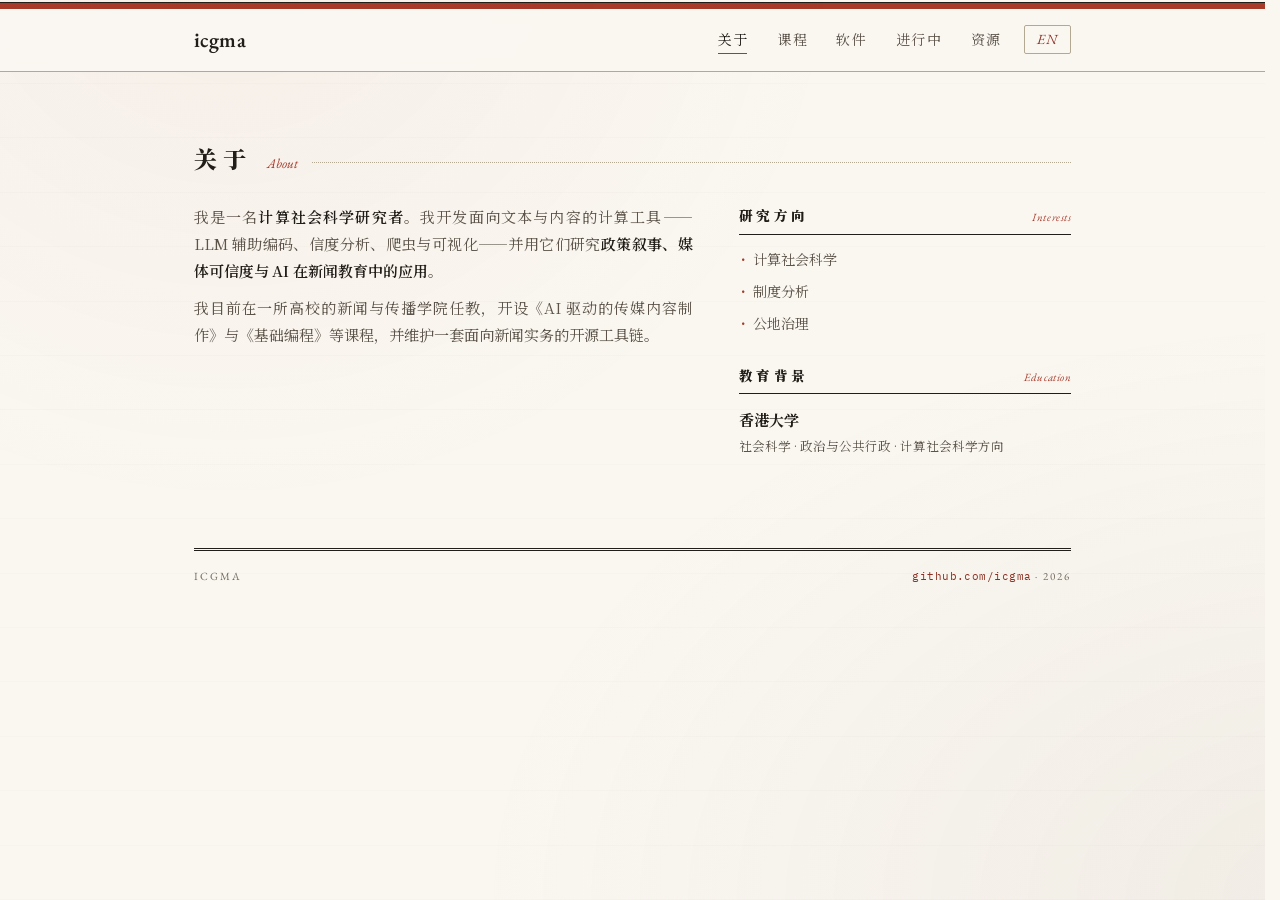
<file: index.html>
<!DOCTYPE html>
<html lang="zh-CN" data-title-zh="关于 · icgma" data-title-en="About · icgma">
<head>
<meta charset="UTF-8">
<meta name="viewport" content="width=device-width, initial-scale=1.0">
<meta name="description" content="icgma · 计算社会科学研究者 Computational Social Scientist — 关于、课程、软件与资源 · 香港大学">
<meta property="og:type" content="website">
<meta property="og:title" content="关于 · icgma">
<meta property="og:description" content="计算社会科学研究者 Computational Social Scientist — 关于、课程、软件与资源">
<meta property="og:url" content="https://icgma.github.io/">
<link rel="canonical" href="https://icgma.github.io/">
<title>关于 · icgma</title>
<link rel="icon" href="data:image/svg+xml,%3Csvg xmlns='http://www.w3.org/2000/svg' viewBox='0 0 64 64'%3E%3Crect width='64' height='64' rx='13' fill='%23faf7f1'/%3E%3Crect x='1.5' y='1.5' width='61' height='61' rx='12' fill='none' stroke='%23b3a891' stroke-width='1.5'/%3E%3Ctext x='25' y='47' font-family='Georgia,serif' font-size='47' fill='%23211d18' text-anchor='middle'%3Ei%3C/text%3E%3Ccircle cx='44' cy='42' r='6' fill='%23a83a2a'/%3E%3C/svg%3E">
<link rel="preload" href="assets/fonts/noto-serif-sc-subset.woff2" as="font" type="font/woff2" crossorigin>
<script>(function(){try{if(localStorage.getItem('icgma-lang')==='en'){var d=document.documentElement;d.classList.add('en');d.lang='en';var t=d.getAttribute('data-title-en');if(t)document.title=t;}}catch(e){}})();</script>
<link rel="stylesheet" href="assets/style.css">
</head>
<body>

<div class="topbar"></div>

<nav class="sitenav">
  <div class="inner">
    <a class="brand" href="index.html">icgma</a>
    <div class="links">
      <a href="index.html" data-page="index.html" aria-current="page"><span class="lzh">关于</span><span class="len">About</span></a>
      <a href="courses.html" data-page="courses.html"><span class="lzh">课程</span><span class="len">Courses</span></a>
      <a href="software.html" data-page="software.html"><span class="lzh">软件</span><span class="len">Software</span></a>
      <a href="working.html" data-page="working.html"><span class="lzh">进行中</span><span class="len">Working</span></a>
      <a href="resources.html" data-page="resources.html"><span class="lzh">资源</span><span class="len">Resources</span></a>
      <button id="langBtn" type="button" title="Switch to English" aria-label="Switch to English"><span class="lzh">EN</span><span class="len">中文</span></button>
    </div>
  </div>
</nav>

<div class="wrap" id="top">

  <section class="block">
    <div class="sect-head reveal">
      <span class="zh"><span class="lzh">关于</span><span class="len">About</span></span>
      <span class="en"><span class="lzh">About</span><span class="len">关于</span></span>
    </div>
    <div class="about-grid">
      <div class="bio reveal">
        <p>
          <span class="lzh">我是一名<b>计算社会科学研究者</b>。我开发面向文本与内容的计算工具——LLM 辅助编码、信度分析、爬虫与可视化——并用它们研究<b>政策叙事、媒体可信度与 AI 在新闻教育中的应用</b>。</span>
          <span class="len">I am a <b>computational social scientist</b>. I build computational tools for text and content — LLM-assisted coding, reliability analysis, scraping and visualization — and use them to study <b>policy narratives, media credibility, and AI in journalism education</b>.</span>
        </p>
        <p>
          <span class="lzh">我目前在一所高校的新闻与传播学院任教，开设《AI 驱动的传媒内容制作》与《基础编程》等课程，并维护一套面向新闻实务的开源工具链。</span>
          <span class="len">I currently teach at a university school of journalism and communication, offering courses on AI-driven media production and programming, and maintain an open-source toolchain for newsroom practice.</span>
        </p>
      </div>
      <div class="reveal">
        <div class="side-box">
          <h3><span><span class="lzh">研究方向</span><span class="len">Interests</span></span><span class="en"><span class="lzh">Interests</span><span class="len">方向</span></span></h3>
          <div class="interest"><span class="lzh">计算社会科学</span><span class="len">Computational Social Science</span></div>
          <div class="interest"><span class="lzh">制度分析</span><span class="len">Institutional Analysis</span></div>
          <div class="interest"><span class="lzh">公地治理</span><span class="len">Governing the Commons</span></div>
        </div>
        <div class="side-box">
          <h3><span><span class="lzh">教育背景</span><span class="len">Education</span></span><span class="en"><span class="lzh">Education</span><span class="len">教育</span></span></h3>
          <div class="edu-item">
            <div class="school"><span class="lzh">香港大学</span><span class="len">University of Hong Kong</span></div>
            <div class="deg"><span class="lzh">社会科学 · 政治与公共行政 · 计算社会科学方向</span><span class="len">Social Science · Politics &amp; Public Administration · computational orientation</span></div>
          </div>
        </div>
      </div>
    </div>
  </section>

  <footer class="colophon">
    <span>icgma</span>
    <span><a href="https://github.com/icgma">github.com/icgma</a> · 2026</span>
  </footer>

</div>

<script src="assets/site.js"></script>
</body>
</html>
</file>
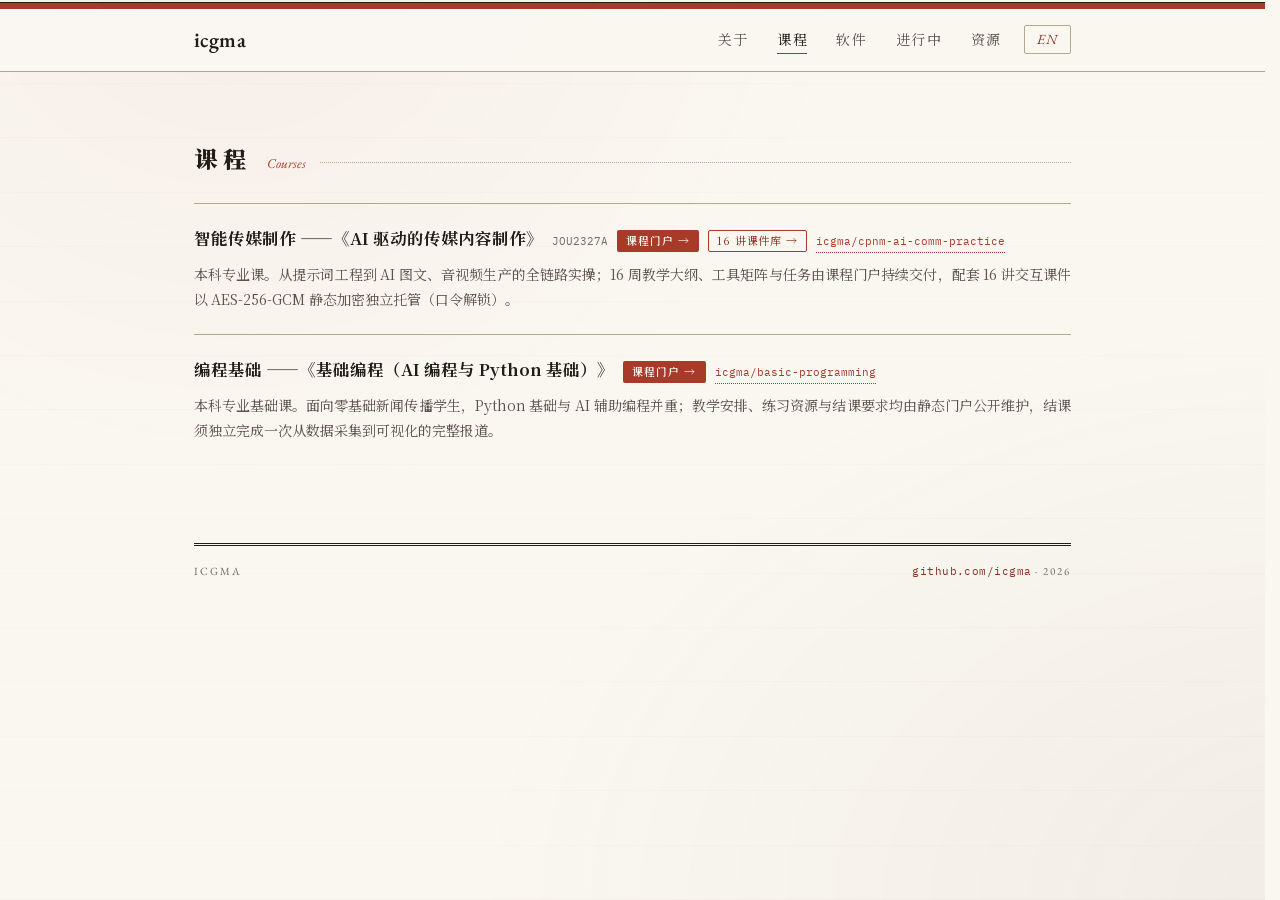
<file: courses.html>
<!DOCTYPE html>
<html lang="zh-CN" data-title-zh="课程 · icgma" data-title-en="Courses · icgma">
<head>
<meta charset="UTF-8">
<meta name="viewport" content="width=device-width, initial-scale=1.0">
<meta name="description" content="icgma 的课程 — 智能传媒制作（课程门户与 16 讲课件库）与编程基础（AI 编程与 Python 基础）">
<meta property="og:type" content="website">
<meta property="og:title" content="课程 · icgma">
<meta property="og:description" content="智能传媒制作（JOU2327A）与基础编程（AI 编程与 Python 基础）在线课程门户">
<meta property="og:url" content="https://icgma.github.io/courses.html">
<link rel="canonical" href="https://icgma.github.io/courses.html">
<title>课程 · icgma</title>
<link rel="icon" href="data:image/svg+xml,%3Csvg xmlns='http://www.w3.org/2000/svg' viewBox='0 0 64 64'%3E%3Crect width='64' height='64' rx='13' fill='%23faf7f1'/%3E%3Crect x='1.5' y='1.5' width='61' height='61' rx='12' fill='none' stroke='%23b3a891' stroke-width='1.5'/%3E%3Ctext x='25' y='47' font-family='Georgia,serif' font-size='47' fill='%23211d18' text-anchor='middle'%3Ei%3C/text%3E%3Ccircle cx='44' cy='42' r='6' fill='%23a83a2a'/%3E%3C/svg%3E">
<link rel="preload" href="assets/fonts/noto-serif-sc-subset.woff2" as="font" type="font/woff2" crossorigin>
<script>(function(){try{if(localStorage.getItem('icgma-lang')==='en'){var d=document.documentElement;d.classList.add('en');d.lang='en';var t=d.getAttribute('data-title-en');if(t)document.title=t;}}catch(e){}})();</script>
<link rel="stylesheet" href="assets/style.css">
</head>
<body>

<div class="topbar"></div>

<nav class="sitenav">
  <div class="inner">
    <a class="brand" href="index.html">icgma</a>
    <div class="links">
      <a href="index.html" data-page="index.html"><span class="lzh">关于</span><span class="len">About</span></a>
      <a href="courses.html" data-page="courses.html" aria-current="page"><span class="lzh">课程</span><span class="len">Courses</span></a>
      <a href="software.html" data-page="software.html"><span class="lzh">软件</span><span class="len">Software</span></a>
      <a href="working.html" data-page="working.html"><span class="lzh">进行中</span><span class="len">Working</span></a>
      <a href="resources.html" data-page="resources.html"><span class="lzh">资源</span><span class="len">Resources</span></a>
      <button id="langBtn" type="button" title="Switch to English" aria-label="Switch to English"><span class="lzh">EN</span><span class="len">中文</span></button>
    </div>
  </div>
</nav>

<div class="wrap">

  <section class="block">
    <div class="sect-head reveal">
      <span class="zh"><span class="lzh">课程</span><span class="len">Courses</span></span>
      <span class="en"><span class="lzh">Courses</span><span class="len">课程</span></span>
    </div>
    <ul class="entry-list reveal">
      <li>
        <div class="e-head">
          <span class="e-title"><a href="https://icgma.github.io/cpnm-ai-comm-practice/"><span class="lzh">智能传媒制作 ——《AI 驱动的传媒内容制作》</span><span class="len">Intelligent Media Production — AI-Driven Media Content Production</span></a></span>
          <span class="e-meta">JOU2327A</span>
          <a class="live-chip" href="https://icgma.github.io/cpnm-ai-comm-practice/"><span class="lzh">课程门户 →</span><span class="len">Portal →</span></a>
          <a class="sub-chip" href="https://icgma.github.io/ai-media-lecture-decks/"><span class="lzh">16 讲课件库 →</span><span class="len">16 Decks →</span></a>
          <a class="repo-link" href="https://github.com/icgma/cpnm-ai-comm-practice">icgma/cpnm-ai-comm-practice</a>
        </div>
        <p><span class="lzh">本科专业课。从提示词工程到 AI 图文、音视频生产的全链路实操；16 周教学大纲、工具矩阵与任务由课程门户持续交付，配套 16 讲交互课件以 AES-256-GCM 静态加密独立托管（口令解锁）。</span><span class="len">Undergraduate elective running the full pipeline from prompt engineering to AI-generated text, audio and video. The 16-week syllabus, tool matrix and assignments ship continuously via the course portal, paired with 16 passphrase-gated AES-256-GCM encrypted lecture decks.</span></p>
      </li>
      <li>
        <div class="e-head">
          <span class="e-title"><a href="https://icgma.github.io/basic-programming/"><span class="lzh">编程基础 ——《基础编程（AI 编程与 Python 基础）》</span><span class="len">Intro Programming — AI Coding &amp; Python Basics</span></a></span>
          <a class="live-chip" href="https://icgma.github.io/basic-programming/"><span class="lzh">课程门户 →</span><span class="len">Portal →</span></a>
          <a class="repo-link" href="https://github.com/icgma/basic-programming">icgma/basic-programming</a>
        </div>
        <p><span class="lzh">本科专业基础课。面向零基础新闻传播学生，Python 基础与 AI 辅助编程并重；教学安排、练习资源与结课要求均由静态门户公开维护，结课须独立完成一次从数据采集到可视化的完整报道。</span><span class="len">Undergraduate core course for zero-background journalism students — Python fundamentals side by side with AI-assisted coding. Schedule, exercises and rubrics live on the open course portal, culminating in one complete data-driven story.</span></p>
      </li>
    </ul>
  </section>

  <footer class="colophon">
    <span>icgma</span>
    <span><a href="https://github.com/icgma">github.com/icgma</a> · 2026</span>
  </footer>

</div>

<script src="assets/site.js"></script>
</body>
</html>
</file>
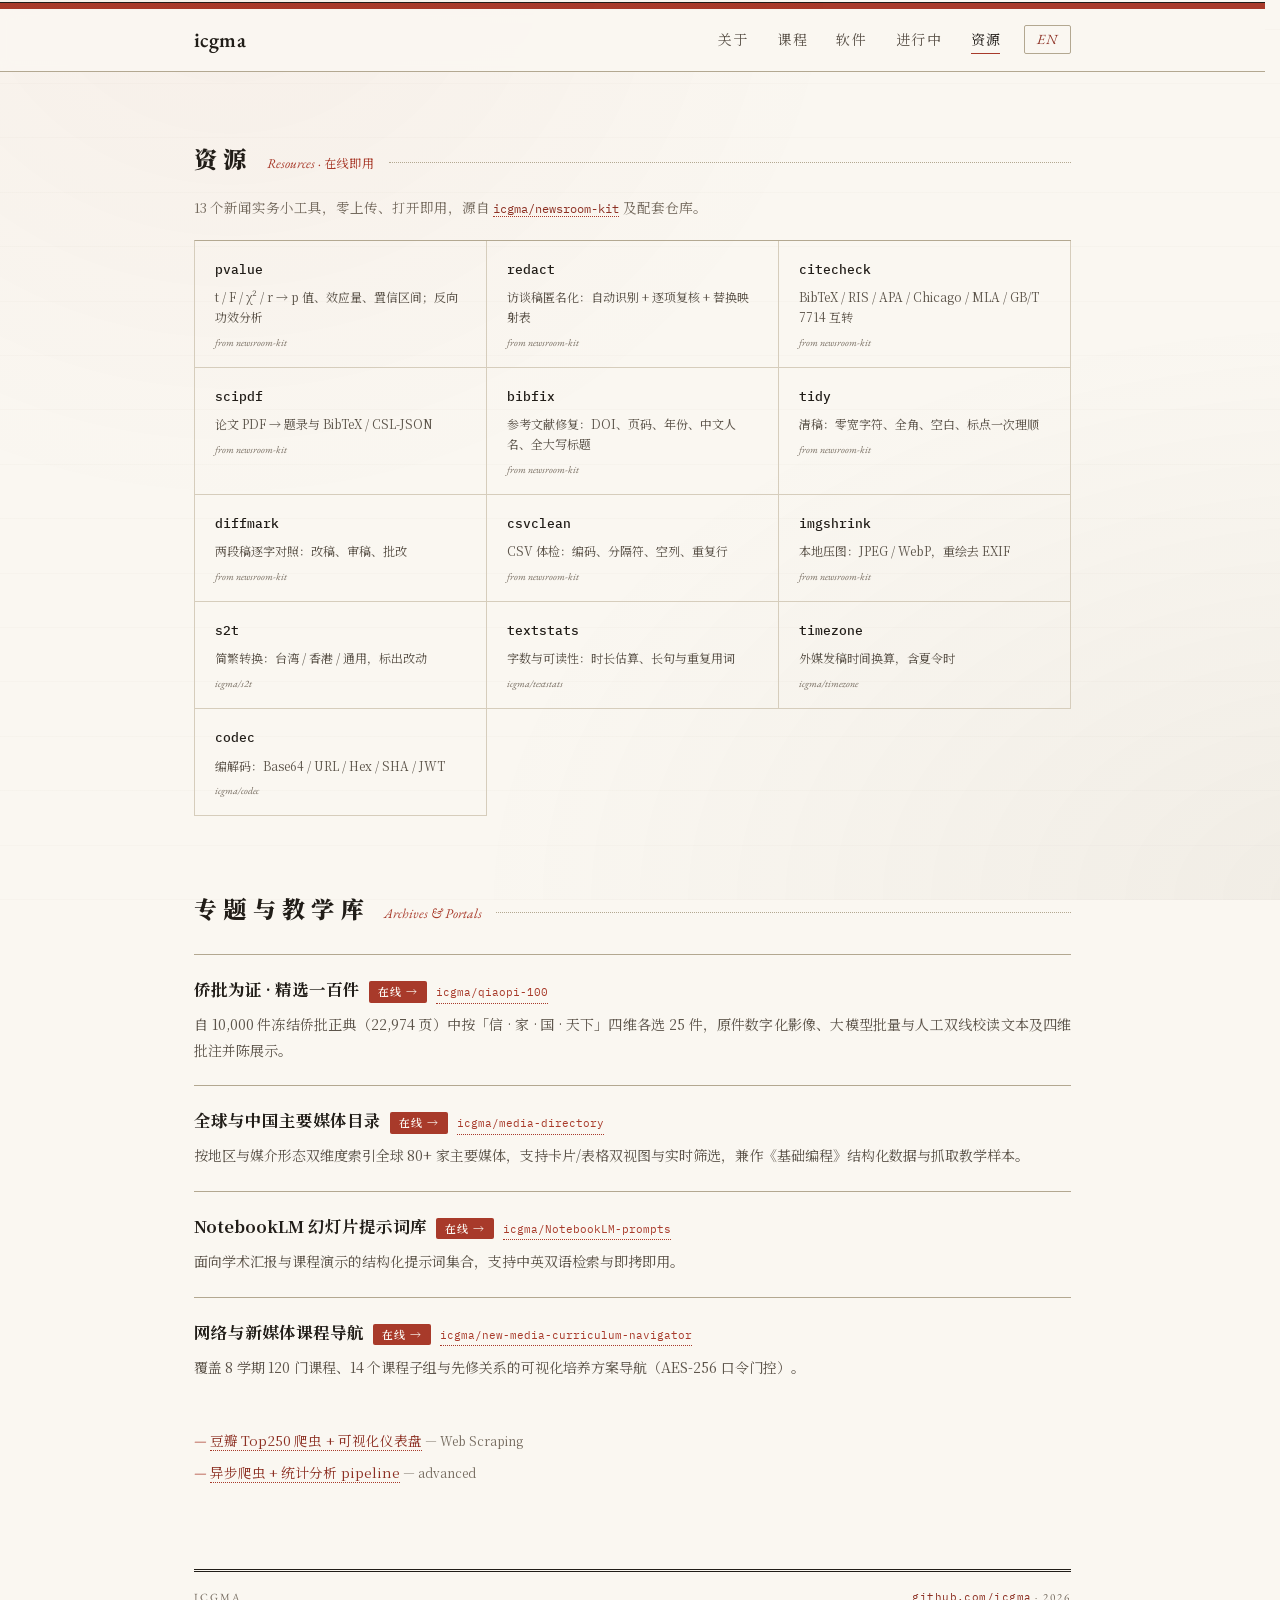
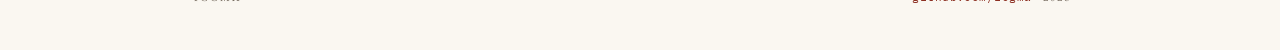
<file: resources.html>
<!DOCTYPE html>
<html lang="zh-CN" data-title-zh="资源 · icgma" data-title-en="Resources · icgma">
<head>
<meta charset="UTF-8">
<meta name="viewport" content="width=device-width, initial-scale=1.0">
<meta name="description" content="icgma 的资源 — 13 个零上传浏览器小工具、侨批百件数字展、全球媒体目录、提示词库与课堂演示项目">
<meta property="og:type" content="website">
<meta property="og:title" content="资源 · icgma">
<meta property="og:description" content="13 个零上传浏览器小工具、侨批百件数字展、全球媒体目录与教学资源门户">
<meta property="og:url" content="https://icgma.github.io/resources.html">
<link rel="canonical" href="https://icgma.github.io/resources.html">
<title>资源 · icgma</title>
<link rel="icon" href="data:image/svg+xml,%3Csvg xmlns='http://www.w3.org/2000/svg' viewBox='0 0 64 64'%3E%3Crect width='64' height='64' rx='13' fill='%23faf7f1'/%3E%3Crect x='1.5' y='1.5' width='61' height='61' rx='12' fill='none' stroke='%23b3a891' stroke-width='1.5'/%3E%3Ctext x='25' y='47' font-family='Georgia,serif' font-size='47' fill='%23211d18' text-anchor='middle'%3Ei%3C/text%3E%3Ccircle cx='44' cy='42' r='6' fill='%23a83a2a'/%3E%3C/svg%3E">
<link rel="preload" href="assets/fonts/noto-serif-sc-subset.woff2" as="font" type="font/woff2" crossorigin>
<script>(function(){try{if(localStorage.getItem('icgma-lang')==='en'){var d=document.documentElement;d.classList.add('en');d.lang='en';var t=d.getAttribute('data-title-en');if(t)document.title=t;}}catch(e){}})();</script>
<link rel="stylesheet" href="assets/style.css">
</head>
<body>

<div class="topbar"></div>

<nav class="sitenav">
  <div class="inner">
    <a class="brand" href="index.html">icgma</a>
    <div class="links">
      <a href="index.html" data-page="index.html"><span class="lzh">关于</span><span class="len">About</span></a>
      <a href="courses.html" data-page="courses.html"><span class="lzh">课程</span><span class="len">Courses</span></a>
      <a href="software.html" data-page="software.html"><span class="lzh">软件</span><span class="len">Software</span></a>
      <a href="working.html" data-page="working.html"><span class="lzh">进行中</span><span class="len">Working</span></a>
      <a href="resources.html" data-page="resources.html" aria-current="page"><span class="lzh">资源</span><span class="len">Resources</span></a>
      <button id="langBtn" type="button" title="Switch to English" aria-label="Switch to English"><span class="lzh">EN</span><span class="len">中文</span></button>
    </div>
  </div>
</nav>

<div class="wrap">

  <section class="block">
    <div class="sect-head reveal">
      <span class="zh"><span class="lzh">资源</span><span class="len">Resources</span></span>
      <span class="en"><span class="lzh">Resources · <span class="upright">在线即用</span></span><span class="len">资源 · 在线即用</span></span>
    </div>
    <p class="sect-note reveal">
      <span class="lzh">13 个新闻实务小工具，零上传、打开即用，源自 </span>
      <span class="len">Thirteen newsroom tools — zero upload, ready on open, from </span>
      <a href="https://github.com/icgma/newsroom-kit">icgma/newsroom-kit</a><span class="lzh"> 及配套仓库。</span><span class="len"> and companion repos.</span>
    </p>
    <div class="tools reveal">
      <a class="tool" href="https://icgma.github.io/newsroom-kit/pvalue/">
        <div class="t-name">pvalue <span class="go">→</span></div>
        <div class="t-desc"><span class="lzh">t / F / χ² / r → p 值、效应量、置信区间；反向功效分析</span><span class="len">t / F / χ² / r → p-values, effect sizes, CIs; power analysis</span></div>
        <div class="t-src">from newsroom-kit</div>
      </a>
      <a class="tool" href="https://icgma.github.io/newsroom-kit/redact/">
        <div class="t-name">redact <span class="go">→</span></div>
        <div class="t-desc"><span class="lzh">访谈稿匿名化：自动识别 + 逐项复核 + 替换映射表</span><span class="len">Interview redaction with review &amp; mapping export</span></div>
        <div class="t-src">from newsroom-kit</div>
      </a>
      <a class="tool" href="https://icgma.github.io/newsroom-kit/citecheck/">
        <div class="t-name">citecheck <span class="go">→</span></div>
        <div class="t-desc"><span class="lzh">BibTeX / RIS / APA / Chicago / MLA / GB/T 7714 互转</span><span class="len">Citation conversion across BibTeX / RIS / APA / Chicago / MLA / GB/T 7714</span></div>
        <div class="t-src">from newsroom-kit</div>
      </a>
      <a class="tool" href="https://icgma.github.io/newsroom-kit/scipdf/">
        <div class="t-name">scipdf <span class="go">→</span></div>
        <div class="t-desc"><span class="lzh">论文 PDF → 题录与 BibTeX / CSL-JSON</span><span class="len">Paper PDF → metadata &amp; BibTeX / CSL-JSON</span></div>
        <div class="t-src">from newsroom-kit</div>
      </a>
      <a class="tool" href="https://icgma.github.io/newsroom-kit/bibfix/">
        <div class="t-name">bibfix <span class="go">→</span></div>
        <div class="t-desc"><span class="lzh">参考文献修复：DOI、页码、年份、中文人名、全大写标题</span><span class="len">BibTeX/RIS repair: DOIs, pages, years, Chinese names</span></div>
        <div class="t-src">from newsroom-kit</div>
      </a>
      <a class="tool" href="https://icgma.github.io/newsroom-kit/tidy/">
        <div class="t-name">tidy <span class="go">→</span></div>
        <div class="t-desc"><span class="lzh">清稿：零宽字符、全角、空白、标点一次理顺</span><span class="len">Manuscript cleanup: zero-width, fullwidth, punctuation</span></div>
        <div class="t-src">from newsroom-kit</div>
      </a>
      <a class="tool" href="https://icgma.github.io/newsroom-kit/diffmark/">
        <div class="t-name">diffmark <span class="go">→</span></div>
        <div class="t-desc"><span class="lzh">两段稿逐字对照：改稿、审稿、批改</span><span class="len">Word-by-word draft comparison</span></div>
        <div class="t-src">from newsroom-kit</div>
      </a>
      <a class="tool" href="https://icgma.github.io/newsroom-kit/csvclean/">
        <div class="t-name">csvclean <span class="go">→</span></div>
        <div class="t-desc"><span class="lzh">CSV 体检：编码、分隔符、空列、重复行</span><span class="len">CSV health check: encoding, delimiters, empties, duplicates</span></div>
        <div class="t-src">from newsroom-kit</div>
      </a>
      <a class="tool" href="https://icgma.github.io/newsroom-kit/imgshrink/">
        <div class="t-name">imgshrink <span class="go">→</span></div>
        <div class="t-desc"><span class="lzh">本地压图：JPEG / WebP，重绘去 EXIF</span><span class="len">Local image compression, EXIF stripped</span></div>
        <div class="t-src">from newsroom-kit</div>
      </a>
      <a class="tool" href="https://icgma.github.io/s2t/">
        <div class="t-name">s2t <span class="go">→</span></div>
        <div class="t-desc"><span class="lzh">简繁转换：台湾 / 香港 / 通用，标出改动</span><span class="len">Simplified ↔ Traditional Chinese, changes marked</span></div>
        <div class="t-src">icgma/s2t</div>
      </a>
      <a class="tool" href="https://icgma.github.io/textstats/">
        <div class="t-name">textstats <span class="go">→</span></div>
        <div class="t-desc"><span class="lzh">字数与可读性：时长估算、长句与重复用词</span><span class="len">Word count &amp; readability, long sentences flagged</span></div>
        <div class="t-src">icgma/textstats</div>
      </a>
      <a class="tool" href="https://icgma.github.io/timezone/">
        <div class="t-name">timezone <span class="go">→</span></div>
        <div class="t-desc"><span class="lzh">外媒发稿时间换算，含夏令时</span><span class="len">Filing-time conversion, DST included</span></div>
        <div class="t-src">icgma/timezone</div>
      </a>
      <a class="tool" href="https://icgma.github.io/codec/">
        <div class="t-name">codec <span class="go">→</span></div>
        <div class="t-desc"><span class="lzh">编解码：Base64 / URL / Hex / SHA / JWT</span><span class="len">Base64 / URL / Hex / SHA / JWT</span></div>
        <div class="t-src">icgma/codec</div>
      </a>
    </div>
  </section>

  <section class="block">
    <div class="sect-head reveal">
      <span class="zh"><span class="lzh">专题与教学库</span><span class="len">Archives &amp; Teaching Portals</span></span>
      <span class="en"><span class="lzh">Archives &amp; Portals</span><span class="len">专题与教学库</span></span>
    </div>
    <ul class="entry-list reveal">
      <li>
        <div class="e-head">
          <span class="e-title"><a href="https://icgma.github.io/qiaopi-100/"><span class="lzh">侨批为证 · 精选一百件</span><span class="len">Qiaopi Archive: 100 Selected Letters</span></a></span>
          <a class="live-chip" href="https://icgma.github.io/qiaopi-100/"><span class="lzh">在线 →</span><span class="len">Live →</span></a>
          <a class="repo-link" href="https://github.com/icgma/qiaopi-100">icgma/qiaopi-100</a>
        </div>
        <p><span class="lzh">自 10,000 件冻结侨批正典（22,974 页）中按「信 · 家 · 国 · 天下」四维各选 25 件，原件数字化影像、大模型批量与人工双线校读文本及四维批注并陈展示。</span><span class="len">One hundred overseas Chinese remittance letters curated evenly across four dimensions from a 10,000-item corpus (22,974 pages), presenting archival scans, dual LLM–human verified transcriptions and structured annotations side by side.</span></p>
      </li>
      <li>
        <div class="e-head">
          <span class="e-title"><a href="https://icgma.github.io/media-directory/"><span class="lzh">全球与中国主要媒体目录</span><span class="len">Global &amp; Chinese Media Directory</span></a></span>
          <a class="live-chip" href="https://icgma.github.io/media-directory/"><span class="lzh">在线 →</span><span class="len">Live →</span></a>
          <a class="repo-link" href="https://github.com/icgma/media-directory">icgma/media-directory</a>
        </div>
        <p><span class="lzh">按地区与媒介形态双维度索引全球 80+ 家主要媒体，支持卡片/表格双视图与实时筛选，兼作《基础编程》结构化数据与抓取教学样本。</span><span class="len">Indexes 80+ major global and Chinese news outlets by region and medium with card/table views and instant filtering, doubling as a structured dataset for introductory programming.</span></p>
      </li>
      <li>
        <div class="e-head">
          <span class="e-title"><a href="https://icgma.github.io/NotebookLM-prompts/"><span class="lzh">NotebookLM 幻灯片提示词库</span><span class="len">NotebookLM Slide Deck Prompts</span></a></span>
          <a class="live-chip" href="https://icgma.github.io/NotebookLM-prompts/"><span class="lzh">在线 →</span><span class="len">Live →</span></a>
          <a class="repo-link" href="https://github.com/icgma/NotebookLM-prompts">icgma/NotebookLM-prompts</a>
        </div>
        <p><span class="lzh">面向学术汇报与课程演示的结构化提示词集合，支持中英双语检索与即拷即用。</span><span class="len">A bilingual library of structured prompts for academic and instructional slide decks, searchable and ready to copy.</span></p>
      </li>
      <li>
        <div class="e-head">
          <span class="e-title"><a href="https://icgma.github.io/new-media-curriculum-navigator/"><span class="lzh">网络与新媒体课程导航</span><span class="len">New-Media Curriculum Navigator</span></a></span>
          <a class="live-chip" href="https://icgma.github.io/new-media-curriculum-navigator/"><span class="lzh">在线 →</span><span class="len">Live →</span></a>
          <a class="repo-link" href="https://github.com/icgma/new-media-curriculum-navigator">icgma/new-media-curriculum-navigator</a>
        </div>
        <p><span class="lzh">覆盖 8 学期 120 门课程、14 个课程子组与先修关系的可视化培养方案导航（AES-256 口令门控）。</span><span class="len">Interactive 8-semester, 120-course curriculum map with subgroup credit summaries, prerequisite links and an AES-256 passphrase gate.</span></p>
      </li>
    </ul>
    <ul class="demo-list reveal">
      <li><a href="https://github.com/icgma/douban-top250"><span class="lzh">豆瓣 Top250 爬虫 + 可视化仪表盘</span><span class="len">Douban Top250 scraper + dashboard</span></a><span class="d-desc"> — Web Scraping</span></li>
      <li><a href="https://github.com/icgma/douban-top250-advanced"><span class="lzh">异步爬虫 + 统计分析 pipeline</span><span class="len">Async scraper + statistics pipeline</span></a><span class="d-desc"> — advanced</span></li>
    </ul>
  </section>

  <footer class="colophon">
    <span>icgma</span>
    <span><a href="https://github.com/icgma">github.com/icgma</a> · 2026</span>
  </footer>

</div>

<script src="assets/site.js"></script>
</body>
</html>
</file>
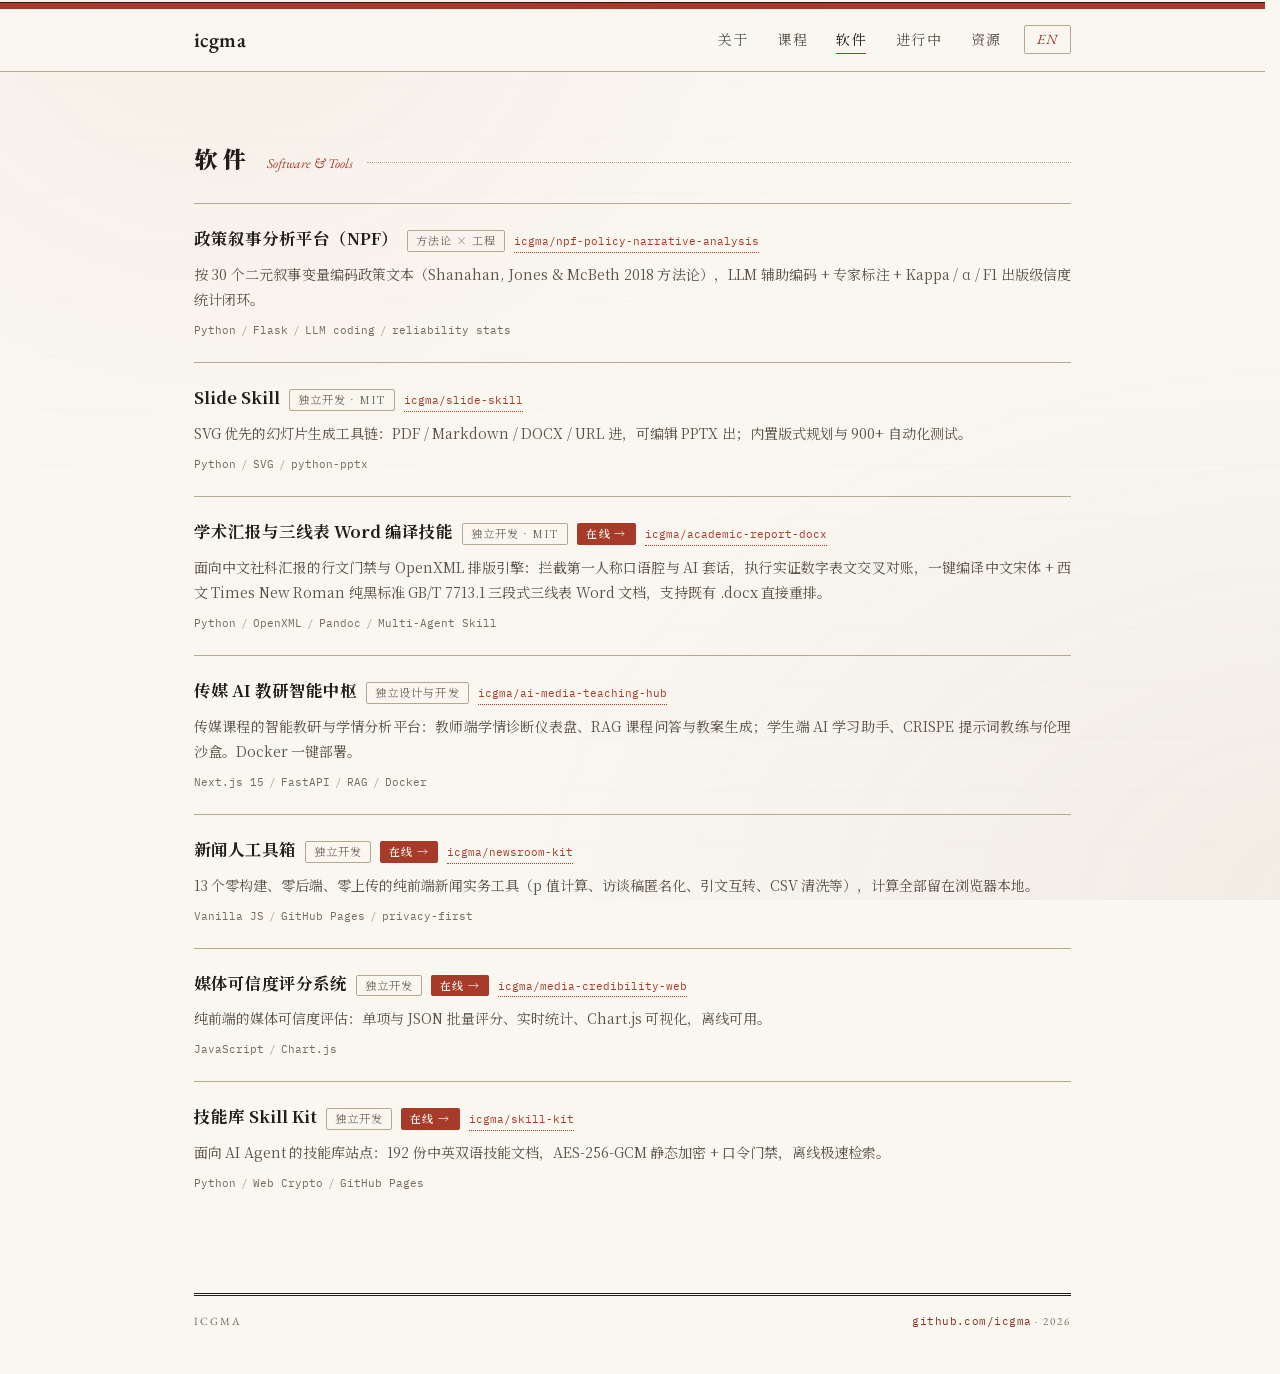
<file: software.html>
<!DOCTYPE html>
<html lang="zh-CN" data-title-zh="软件 · icgma" data-title-en="Software · icgma">
<head>
<meta charset="UTF-8">
<meta name="viewport" content="width=device-width, initial-scale=1.0">
<meta name="description" content="icgma 的软件 — NPF 政策叙事平台、Slide Skill、academic-report-docx、AI 教研中枢、新闻人工具箱、媒体可信度评分、技能库">
<meta property="og:type" content="website">
<meta property="og:title" content="软件 · icgma">
<meta property="og:description" content="NPF 政策叙事平台、Slide Skill、学术三线表 Word 编译技能、AI 教研中枢与新闻人工具箱">
<meta property="og:url" content="https://icgma.github.io/software.html">
<link rel="canonical" href="https://icgma.github.io/software.html">
<title>软件 · icgma</title>
<link rel="icon" href="data:image/svg+xml,%3Csvg xmlns='http://www.w3.org/2000/svg' viewBox='0 0 64 64'%3E%3Crect width='64' height='64' rx='13' fill='%23faf7f1'/%3E%3Crect x='1.5' y='1.5' width='61' height='61' rx='12' fill='none' stroke='%23b3a891' stroke-width='1.5'/%3E%3Ctext x='25' y='47' font-family='Georgia,serif' font-size='47' fill='%23211d18' text-anchor='middle'%3Ei%3C/text%3E%3Ccircle cx='44' cy='42' r='6' fill='%23a83a2a'/%3E%3C/svg%3E">
<link rel="preload" href="assets/fonts/noto-serif-sc-subset.woff2" as="font" type="font/woff2" crossorigin>
<script>(function(){try{if(localStorage.getItem('icgma-lang')==='en'){var d=document.documentElement;d.classList.add('en');d.lang='en';var t=d.getAttribute('data-title-en');if(t)document.title=t;}}catch(e){}})();</script>
<link rel="stylesheet" href="assets/style.css">
</head>
<body>

<div class="topbar"></div>

<nav class="sitenav">
  <div class="inner">
    <a class="brand" href="index.html">icgma</a>
    <div class="links">
      <a href="index.html" data-page="index.html"><span class="lzh">关于</span><span class="len">About</span></a>
      <a href="courses.html" data-page="courses.html"><span class="lzh">课程</span><span class="len">Courses</span></a>
      <a href="software.html" data-page="software.html" aria-current="page"><span class="lzh">软件</span><span class="len">Software</span></a>
      <a href="working.html" data-page="working.html"><span class="lzh">进行中</span><span class="len">Working</span></a>
      <a href="resources.html" data-page="resources.html"><span class="lzh">资源</span><span class="len">Resources</span></a>
      <button id="langBtn" type="button" title="Switch to English" aria-label="Switch to English"><span class="lzh">EN</span><span class="len">中文</span></button>
    </div>
  </div>
</nav>

<div class="wrap">

  <section class="block">
    <div class="sect-head reveal">
      <span class="zh"><span class="lzh">软件</span><span class="len">Software</span></span>
      <span class="en"><span class="lzh">Software &amp; Tools</span><span class="len">软件</span></span>
    </div>
    <ul class="entry-list reveal">
      <li>
        <div class="e-head">
          <span class="e-title"><a href="https://github.com/icgma/npf-policy-narrative-analysis"><span class="lzh">政策叙事分析平台（NPF）</span><span class="len">NPF Policy Narrative Platform</span></a></span>
          <span class="role"><span class="lzh">方法论 × 工程</span><span class="len">Methods × engineering</span></span>
          <a class="repo-link" href="https://github.com/icgma/npf-policy-narrative-analysis">icgma/npf-policy-narrative-analysis</a>
        </div>
        <p><span class="lzh">按 30 个二元叙事变量编码政策文本（Shanahan, Jones &amp; McBeth 2018 方法论），LLM 辅助编码 + 专家标注 + Kappa / α / F1 出版级信度统计闭环。</span><span class="len">Codes policy texts on 30 binary narrative variables (Shanahan, Jones &amp; McBeth 2018), with a closed loop of LLM-assisted coding, expert annotation and publication-grade Kappa / α / F1 reliability statistics.</span></p>
        <div class="stack">Python<i>/</i>Flask<i>/</i>LLM coding<i>/</i>reliability stats</div>
      </li>
      <li>
        <div class="e-head">
          <span class="e-title"><a href="https://github.com/icgma/slide-skill">Slide Skill</a></span>
          <span class="role"><span class="lzh">独立开发 · MIT</span><span class="len">Solo · MIT</span></span>
          <a class="repo-link" href="https://github.com/icgma/slide-skill">icgma/slide-skill</a>
        </div>
        <p><span class="lzh">SVG 优先的幻灯片生成工具链：PDF / Markdown / DOCX / URL 进，可编辑 PPTX 出；内置版式规划与 900+ 自动化测试。</span><span class="len">An SVG-first slide generation toolkit: PDF / Markdown / DOCX / URL in, editable PPTX out; intelligent layout planning and 900+ automated tests.</span></p>
        <div class="stack">Python<i>/</i>SVG<i>/</i>python-pptx</div>
      </li>
      <li>
        <div class="e-head">
          <span class="e-title"><a href="https://icgma.github.io/academic-report-docx/"><span class="lzh">学术汇报与三线表 Word 编译技能</span><span class="len">Academic Report DOCX</span></a></span>
          <span class="role"><span class="lzh">独立开发 · MIT</span><span class="len">Solo · MIT</span></span>
          <a class="live-chip" href="https://icgma.github.io/academic-report-docx/"><span class="lzh">在线 →</span><span class="len">Live →</span></a>
          <a class="repo-link" href="https://github.com/icgma/academic-report-docx">icgma/academic-report-docx</a>
        </div>
        <p><span class="lzh">面向中文社科汇报的行文门禁与 OpenXML 排版引擎：拦截第一人称口语腔与 AI 套话，执行实证数字表文交叉对账，一键编译中文宋体 + 西文 Times New Roman 纯黑标准 GB/T 7713.1 三段式三线表 Word 文档，支持既有 .docx 直接重排。</span><span class="len">An objective-prose gatekeeper and OpenXML compiler for Chinese academic reports: blocks conversational drift and AI clichés, cross-verifies empirical numbers across prose and tables, and compiles pure-black SimSun + Times New Roman GB/T 7713.1 three-line-table .docx manuscripts (with --restyle support).</span></p>
        <div class="stack">Python<i>/</i>OpenXML<i>/</i>Pandoc<i>/</i>Multi-Agent Skill</div>
      </li>
      <li>
        <div class="e-head">
          <span class="e-title"><a href="https://github.com/icgma/ai-media-teaching-hub"><span class="lzh">传媒 AI 教研智能中枢</span><span class="len">AI Media Teaching Hub</span></a></span>
          <span class="role"><span class="lzh">独立设计与开发</span><span class="len">Solo</span></span>
          <a class="repo-link" href="https://github.com/icgma/ai-media-teaching-hub">icgma/ai-media-teaching-hub</a>
        </div>
        <p><span class="lzh">传媒课程的智能教研与学情分析平台：教师端学情诊断仪表盘、RAG 课程问答与教案生成；学生端 AI 学习助手、CRISPE 提示词教练与伦理沙盒。Docker 一键部署。</span><span class="len">A teaching-and-learning hub for media courses: learning-analytics dashboards, RAG course Q&amp;A and lesson-plan generation for teachers; AI study assistant, CRISPE prompt coach and ethics sandbox for students. One docker compose up.</span></p>
        <div class="stack">Next.js 15<i>/</i>FastAPI<i>/</i>RAG<i>/</i>Docker</div>
      </li>
      <li>
        <div class="e-head">
          <span class="e-title"><a href="https://icgma.github.io/newsroom-kit/"><span class="lzh">新闻人工具箱</span><span class="len">Newsroom Kit</span></a></span>
          <span class="role"><span class="lzh">独立开发</span><span class="len">Solo</span></span>
          <a class="live-chip" href="https://icgma.github.io/newsroom-kit/"><span class="lzh">在线 →</span><span class="len">Live →</span></a>
          <a class="repo-link" href="https://github.com/icgma/newsroom-kit">icgma/newsroom-kit</a>
        </div>
        <p><span class="lzh">13 个零构建、零后端、零上传的纯前端新闻实务工具（p 值计算、访谈稿匿名化、引文互转、CSV 清洗等），计算全部留在浏览器本地。</span><span class="len">Thirteen zero-build, zero-backend, zero-upload browser tools for newsroom work — p-values, interview redaction, citation conversion, CSV cleanup — all computed locally.</span></p>
        <div class="stack">Vanilla JS<i>/</i>GitHub Pages<i>/</i>privacy-first</div>
      </li>
      <li>
        <div class="e-head">
          <span class="e-title"><a href="https://icgma.github.io/media-credibility-web/"><span class="lzh">媒体可信度评分系统</span><span class="len">Media Credibility Scorer</span></a></span>
          <span class="role"><span class="lzh">独立开发</span><span class="len">Solo</span></span>
          <a class="live-chip" href="https://icgma.github.io/media-credibility-web/"><span class="lzh">在线 →</span><span class="len">Live →</span></a>
          <a class="repo-link" href="https://github.com/icgma/media-credibility-web">icgma/media-credibility-web</a>
        </div>
        <p><span class="lzh">纯前端的媒体可信度评估：单项与 JSON 批量评分、实时统计、Chart.js 可视化，离线可用。</span><span class="len">A fully front-end credibility scorer: single and batch rating, live statistics, Chart.js visuals, works offline.</span></p>
        <div class="stack">JavaScript<i>/</i>Chart.js</div>
      </li>
      <li>
        <div class="e-head">
          <span class="e-title"><a href="https://icgma.github.io/skill-kit/"><span class="lzh">技能库 Skill Kit</span><span class="len">Skill Kit</span></a></span>
          <span class="role"><span class="lzh">独立开发</span><span class="len">Solo</span></span>
          <a class="live-chip" href="https://icgma.github.io/skill-kit/"><span class="lzh">在线 →</span><span class="len">Live →</span></a>
          <a class="repo-link" href="https://github.com/icgma/skill-kit">icgma/skill-kit</a>
        </div>
        <p><span class="lzh">面向 AI Agent 的技能库站点：192 份中英双语技能文档，AES-256-GCM 静态加密 + 口令门禁，离线极速检索。</span><span class="len">A skill-library site for AI agents: 192 bilingual documents, AES-256-GCM encryption at build time with a passphrase gate, instant offline search.</span></p>
        <div class="stack">Python<i>/</i>Web Crypto<i>/</i>GitHub Pages</div>
      </li>
    </ul>
  </section>

  <footer class="colophon">
    <span>icgma</span>
    <span><a href="https://github.com/icgma">github.com/icgma</a> · 2026</span>
  </footer>

</div>

<script src="assets/site.js"></script>
</body>
</html>
</file>
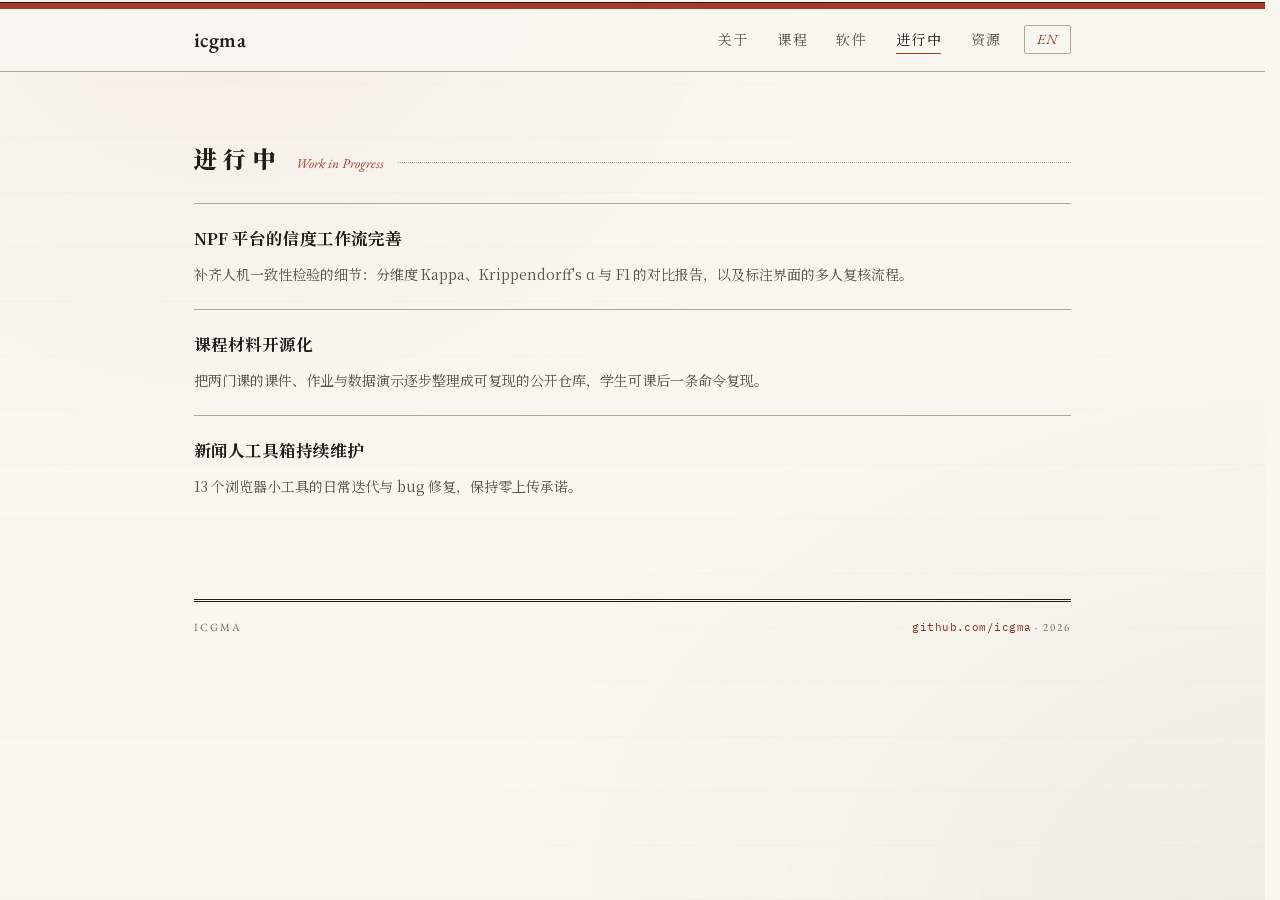
<file: working.html>
<!DOCTYPE html>
<html lang="zh-CN" data-title-zh="进行中 · icgma" data-title-en="Work in Progress · icgma">
<head>
<meta charset="UTF-8">
<meta name="viewport" content="width=device-width, initial-scale=1.0">
<meta name="description" content="icgma 进行中的工作 — NPF 信度工作流、课程材料开源化、新闻人工具箱维护">
<meta property="og:type" content="website">
<meta property="og:title" content="进行中 · icgma">
<meta property="og:description" content="NPF 信度工作流、课程材料开源化、新闻人工具箱维护">
<meta property="og:url" content="https://icgma.github.io/working.html">
<link rel="canonical" href="https://icgma.github.io/working.html">
<title>进行中 · icgma</title>
<link rel="icon" href="data:image/svg+xml,%3Csvg xmlns='http://www.w3.org/2000/svg' viewBox='0 0 64 64'%3E%3Crect width='64' height='64' rx='13' fill='%23faf7f1'/%3E%3Crect x='1.5' y='1.5' width='61' height='61' rx='12' fill='none' stroke='%23b3a891' stroke-width='1.5'/%3E%3Ctext x='25' y='47' font-family='Georgia,serif' font-size='47' fill='%23211d18' text-anchor='middle'%3Ei%3C/text%3E%3Ccircle cx='44' cy='42' r='6' fill='%23a83a2a'/%3E%3C/svg%3E">
<link rel="preload" href="assets/fonts/noto-serif-sc-subset.woff2" as="font" type="font/woff2" crossorigin>
<script>(function(){try{if(localStorage.getItem('icgma-lang')==='en'){var d=document.documentElement;d.classList.add('en');d.lang='en';var t=d.getAttribute('data-title-en');if(t)document.title=t;}}catch(e){}})();</script>
<link rel="stylesheet" href="assets/style.css">
</head>
<body>

<div class="topbar"></div>

<nav class="sitenav">
  <div class="inner">
    <a class="brand" href="index.html">icgma</a>
    <div class="links">
      <a href="index.html" data-page="index.html"><span class="lzh">关于</span><span class="len">About</span></a>
      <a href="courses.html" data-page="courses.html"><span class="lzh">课程</span><span class="len">Courses</span></a>
      <a href="software.html" data-page="software.html"><span class="lzh">软件</span><span class="len">Software</span></a>
      <a href="working.html" data-page="working.html" aria-current="page"><span class="lzh">进行中</span><span class="len">Working</span></a>
      <a href="resources.html" data-page="resources.html"><span class="lzh">资源</span><span class="len">Resources</span></a>
      <button id="langBtn" type="button" title="Switch to English" aria-label="Switch to English"><span class="lzh">EN</span><span class="len">中文</span></button>
    </div>
  </div>
</nav>

<div class="wrap">

  <section class="block">
    <div class="sect-head reveal">
      <span class="zh"><span class="lzh">进行中</span><span class="len">Work in Progress</span></span>
      <span class="en"><span class="lzh">Work in Progress</span><span class="len">进行中</span></span>
    </div>
    <ul class="entry-list reveal">
      <li>
        <div class="e-head">
          <span class="e-title"><span class="lzh">NPF 平台的信度工作流完善</span><span class="len">Refining the NPF reliability workflow</span></span>
        </div>
        <p><span class="lzh">补齐人机一致性检验的细节：分维度 Kappa、Krippendorff's α 与 F1 的对比报告，以及标注界面的多人复核流程。</span><span class="len">Completing the human–machine agreement details: per-dimension Kappa, Krippendorff's α and F1 comparison reports, plus a multi-reviewer annotation flow.</span></p>
      </li>
      <li>
        <div class="e-head">
          <span class="e-title"><span class="lzh">课程材料开源化</span><span class="len">Open-sourcing course materials</span></span>
        </div>
        <p><span class="lzh">把两门课的课件、作业与数据演示逐步整理成可复现的公开仓库，学生可课后一条命令复现。</span><span class="len">Turning slides, assignments and data demos into open, reproducible repos that students can rerun after class with a single command.</span></p>
      </li>
      <li>
        <div class="e-head">
          <span class="e-title"><span class="lzh">新闻人工具箱持续维护</span><span class="len">Maintaining the newsroom toolbox</span></span>
        </div>
        <p><span class="lzh">13 个浏览器小工具的日常迭代与 bug 修复，保持零上传承诺。</span><span class="len">Day-to-day iteration and bug fixes across the 13 browser tools, keeping the zero-upload promise.</span></p>
      </li>
    </ul>
  </section>

  <footer class="colophon">
    <span>icgma</span>
    <span><a href="https://github.com/icgma">github.com/icgma</a> · 2026</span>
  </footer>

</div>

<script src="assets/site.js"></script>
</body>
</html>
</file>
<file: assets/style.css>
/* 自托管字体：
   - 中文：Noto Serif SC 按站点实际用字裁剪（字重 200–900 可变）；
   - 拉丁：EB Garamond 正/斜可变字重（400–800）拉丁与学术符号子集；
   - 等宽：IBM Plex Mono（400 / 500）拉丁子集。
   全站零外部字体请求。修改任何可见中文文案后需重跑：python tools/build-cjk-subset.py */
@font-face{
  font-family:"Noto Serif SC";
  src:url("fonts/noto-serif-sc-subset.woff2") format("woff2");
  font-weight:200 900;
  font-style:normal;
  font-display:swap;
}
@font-face{
  font-family:"EB Garamond";
  src:url("fonts/eb-garamond-latin.woff2") format("woff2");
  font-weight:400 800;
  font-style:normal;
  font-display:swap;
}
@font-face{
  font-family:"EB Garamond";
  src:url("fonts/eb-garamond-italic-latin.woff2") format("woff2");
  font-weight:400 800;
  font-style:italic;
  font-display:swap;
}
@font-face{
  font-family:"IBM Plex Mono";
  src:url("fonts/ibm-plex-mono-400-latin.woff2") format("woff2");
  font-weight:400;
  font-style:normal;
  font-display:swap;
}
@font-face{
  font-family:"IBM Plex Mono";
  src:url("fonts/ibm-plex-mono-500-latin.woff2") format("woff2");
  font-weight:500;
  font-style:normal;
  font-display:swap;
}

:root{
  --paper:#faf7f1;
  --ink:#211d18;
  --ink-soft:#5c544a;
  --ink-faint:#756b5f;
  --hairline:#d6cdbc;
  --hairline-dark:#b3a891;
  --accent:#a83a2a;
  --accent-deep:#8c2f22;
  --serif-cn:"Noto Serif SC","Source Han Serif SC","SimSun",serif;
  --serif-en:"EB Garamond","Noto Serif SC","Georgia","Times New Roman",serif;
  --mono:"IBM Plex Mono","Consolas",monospace;
}
*{margin:0;padding:0;box-sizing:border-box;}
html{scroll-behavior:smooth;overflow-y:scroll;scrollbar-gutter:stable;}
body{
  font-family:var(--serif-cn);
  color:var(--ink);
  background:var(--paper);
  line-height:1.8;
  font-size:16px;
  overflow-x:hidden;
  animation:pagein .35s ease;
}
html.en body{
  font-family:var(--serif-en);
  font-size:17px;
  line-height:1.72;
}
@keyframes pagein{from{opacity:.4;}to{opacity:1;}}
body::before{
  content:"";position:fixed;inset:0;pointer-events:none;z-index:0;
  background:
    repeating-linear-gradient(0deg, rgba(120,105,80,.022) 0 1px, transparent 1px 3.4em),
    radial-gradient(ellipse at 18% -5%, rgba(168,58,42,.045), transparent 42%),
    radial-gradient(ellipse at 105% 100%, rgba(120,105,80,.07), transparent 46%);
}
::selection{background:rgba(168,58,42,.18);}
a{color:var(--accent-deep);}
a:focus-visible,button:focus-visible{outline:1.5px solid var(--accent);outline-offset:2px;}
.wrap{position:relative;z-index:1;max-width:980px;margin:0 auto;padding:0 clamp(20px,4vw,56px);}

/* ============ 双语机制 ============ */
.len{display:none;}
html.en .lzh{display:none;}
html.en .len{display:inline;}
.upright{font-family:var(--serif-cn);font-style:normal;font-size:12px;letter-spacing:.08em;}

/* ============ 顶条 ============ */
.topbar{height:7px;background:var(--accent);}
.topbar::after{content:"";display:block;height:1px;background:var(--ink);margin-top:2px;}

/* ============ 导航 ============ */
.sitenav{
  position:sticky;top:0;z-index:50;
  background:rgba(250,247,241,.93);
  backdrop-filter:blur(6px);
  border-bottom:1px solid var(--hairline-dark);
}
.sitenav .inner{
  max-width:980px;margin:0 auto;padding:12px clamp(20px,4vw,56px);
  display:flex;align-items:center;gap:22px;flex-wrap:wrap;
}
.sitenav .brand{
  font-family:var(--serif-en);
  font-size:21px;font-weight:600;letter-spacing:.01em;
  text-decoration:none;color:var(--ink);
}
.sitenav .brand:hover{color:var(--accent-deep);}
.sitenav .links{margin-left:auto;display:flex;gap:4px;flex-wrap:wrap;align-items:center;}
.sitenav .links a{
  text-decoration:none;color:var(--ink-soft);
  font-size:14px;letter-spacing:.12em;
  padding:5px 12px;border-radius:2px;
  position:relative;
  transition:background .16s,color .16s;
}
html.en .sitenav .links a{font-size:15.5px;letter-spacing:.03em;}
.sitenav .links a[aria-current="page"]{color:var(--ink);}
.sitenav .links a[aria-current="page"]::after{
  content:"";position:absolute;
  left:12px;right:calc(12px + .12em);bottom:3px;
  height:1.5px;background:var(--accent);
  transition:opacity .16s;
}
html.en .sitenav .links a[aria-current="page"]::after{right:calc(12px + .03em);}
.sitenav .links a:hover{background:var(--ink);color:var(--paper);}
.sitenav .links a[aria-current="page"]:hover::after{opacity:0;}
.sitenav .links button{
  font-family:var(--serif-en);font-style:italic;
  font-size:14px;letter-spacing:.08em;cursor:pointer;
  color:var(--accent-deep);background:none;
  border:1px solid var(--hairline-dark);border-radius:2px;
  padding:3px 12px;margin-left:6px;line-height:1.5;
  transition:background .16s,border-color .16s,color .16s;
}
html.en .sitenav .links button{
  font-family:var(--serif-cn);font-style:normal;
  font-size:12.5px;letter-spacing:.1em;
}
.sitenav .links button:hover{background:var(--accent);border-color:var(--accent);color:var(--paper);}

/* ============ 通用栏目 ============ */
section.block{padding:clamp(40px,5.5vw,60px) 0 6px;}
.sect-head{
  display:flex;align-items:baseline;gap:14px;
  padding-top:6px;margin-bottom:24px;
}
.sect-head .zh{font-size:clamp(19px,2.4vw,23px);font-weight:900;letter-spacing:.28em;}
.sect-head .en{font-family:var(--serif-en);font-style:italic;font-size:13.5px;color:var(--accent);white-space:nowrap;}
html.en .sect-head .zh{font-family:var(--serif-en);font-size:clamp(22px,2.7vw,27px);font-weight:600;letter-spacing:.03em;}
html.en .sect-head .en{font-family:var(--serif-cn);font-style:normal;font-size:12.5px;letter-spacing:.12em;}
.sect-head::after{content:"";flex:1;border-bottom:1px dotted var(--hairline-dark);transform:translateY(-5px);}
.sect-note{font-size:13.5px;color:var(--ink-faint);margin:-8px 0 20px;}
html.en .sect-note{font-size:15px;}
.sect-note a{font-family:var(--mono);font-size:12px;text-decoration:none;border-bottom:1px dotted var(--accent);}

/* ============ 关于 ============ */
.about-grid{display:grid;grid-template-columns:1.5fr 1fr;gap:46px;}
.about-grid .bio p{font-size:15px;color:var(--ink-soft);text-align:justify;}
html.en .about-grid .bio p{font-size:17px;line-height:1.72;-webkit-hyphens:auto;hyphens:auto;}
.about-grid .bio p + p{margin-top:10px;}
html.en .about-grid .bio p + p{margin-top:12px;}
.about-grid .bio b{color:var(--ink);font-weight:600;}
.side-box{margin-bottom:26px;}
.side-box:last-child{margin-bottom:0;}
.side-box h3{
  font-size:13.5px;font-weight:900;letter-spacing:.26em;
  border-bottom:1.5px solid var(--ink);padding-bottom:6px;margin-bottom:12px;
  display:flex;justify-content:space-between;align-items:baseline;
}
.side-box h3 .en{font-family:var(--serif-en);font-style:italic;font-weight:400;font-size:11px;color:var(--accent);letter-spacing:.05em;}
html.en .side-box h3{font-size:15px;font-weight:600;letter-spacing:.05em;}
html.en .side-box h3 .en{font-family:var(--serif-cn);font-style:normal;font-size:11.5px;letter-spacing:.1em;}
.interest{font-size:14px;color:var(--ink-soft);margin-bottom:7px;padding-left:14px;position:relative;}
html.en .interest{font-size:15.5px;}
.interest::before{content:"·";position:absolute;left:2px;color:var(--accent);font-weight:900;}
.edu-item{margin-bottom:12px;}
.edu-item .school{font-size:15px;font-weight:700;}
html.en .edu-item .school{font-size:16.5px;font-weight:600;}
.edu-item .deg{font-size:12.5px;color:var(--ink-soft);margin-top:2px;}
html.en .edu-item .deg{font-size:14px;}

/* ============ 列表条目 ============ */
.entry-list{list-style:none;}
.entry-list > li{
  border-top:1px solid var(--hairline-dark);
  padding:20px 0 22px;position:relative;
}
.entry-list > li::before{
  content:"";position:absolute;top:-1px;left:0;width:0;height:1px;
  background:var(--accent);transition:width .5s cubic-bezier(.2,.7,.2,1);
}
.entry-list > li:hover::before{width:100%;}
.entry-list .e-head{display:flex;align-items:baseline;flex-wrap:wrap;gap:9px;}
.entry-list .e-title{font-size:16.5px;font-weight:700;}
html.en .entry-list .e-title{font-size:18.5px;font-weight:600;}
.entry-list .e-title a{text-decoration:none;color:inherit;border-bottom:2px solid transparent;transition:border-color .16s;}
.entry-list .e-title a:hover{border-bottom-color:var(--accent);}
.entry-list .e-meta{font-family:var(--mono);font-size:11px;color:var(--ink-faint);}
.entry-list .role{
  display:inline-block;font-size:11px;color:var(--ink-faint);
  border:1px solid var(--hairline-dark);border-radius:2px;padding:0 8px;letter-spacing:.1em;line-height:1.8;
}
html.en .entry-list .role{font-size:12px;letter-spacing:.03em;}
.entry-list .repo-link{font-family:var(--mono);font-size:11px;text-decoration:none;color:var(--accent);border-bottom:1px dotted var(--accent);}
.entry-list .repo-link:hover{border-bottom-style:solid;}
.entry-list .live-chip{
  display:inline-block;font-size:11px;font-weight:600;
  color:var(--paper);background:var(--accent);
  border-radius:2px;padding:1px 9px;letter-spacing:.1em;line-height:1.8;
  text-decoration:none;transition:background .16s;
}
html.en .entry-list .live-chip{font-size:12px;letter-spacing:.04em;}
.entry-list .live-chip:hover{background:var(--accent-deep);}
.entry-list .sub-chip{
  display:inline-block;font-size:11px;color:var(--accent-deep);
  border:1px solid var(--accent);border-radius:2px;
  padding:0 8px;letter-spacing:.08em;line-height:1.8;
  text-decoration:none;transition:background .16s,color .16s;
}
html.en .entry-list .sub-chip{font-size:12px;letter-spacing:.03em;}
.entry-list .sub-chip:hover{background:var(--accent);color:var(--paper);}
.entry-list p{font-size:14px;color:var(--ink-soft);text-align:justify;margin-top:8px;}
html.en .entry-list p{font-size:16px;line-height:1.68;-webkit-hyphens:auto;hyphens:auto;}
.entry-list .stack{font-family:var(--mono);font-size:10.5px;color:var(--ink-faint);margin-top:9px;}
.entry-list .stack i{font-style:normal;color:var(--hairline-dark);margin:0 5px;}

/* ============ 工具网格 ============ */
.tools{
  display:grid;grid-template-columns:repeat(3,1fr);
  border-top:1px solid var(--hairline-dark);
  border-left:1px solid var(--hairline);
}
.tool{
  display:block;text-decoration:none;color:inherit;
  border-right:1px solid var(--hairline);
  border-bottom:1px solid var(--hairline);
  padding:17px 20px 15px;transition:background .16s;
}
.tool:hover{background:rgba(168,58,42,.05);}
.tool .t-name{font-family:var(--mono);font-size:13px;font-weight:500;display:flex;align-items:center;gap:8px;}
.tool .t-name .go{margin-left:auto;font-family:var(--serif-en);color:var(--accent);opacity:0;transform:translate(-5px,2px);transition:all .2s;}
.tool:hover .t-name .go{opacity:1;transform:translate(0,2px);}
.tool .t-desc{font-size:12px;color:var(--ink-soft);margin-top:6px;line-height:1.65;}
html.en .tool .t-desc{font-size:13.5px;line-height:1.55;}
.tool .t-src{font-family:var(--serif-en);font-style:italic;font-size:10px;color:var(--ink-faint);margin-top:7px;}
html.en .tool .t-src{font-size:11.5px;}
.demo-list{list-style:none;margin-top:26px;}
.demo-list li{position:relative;padding-left:16px;font-size:13.5px;color:var(--ink-soft);margin-bottom:7px;}
html.en .demo-list li{font-size:15.5px;}
.demo-list li::before{content:"—";position:absolute;left:0;color:var(--accent);font-family:var(--serif-en);}
.demo-list a{text-decoration:none;border-bottom:1px dotted var(--accent);}
.demo-list a:hover{border-bottom-style:solid;}
.demo-list .d-desc{color:var(--ink-faint);font-size:12px;}
html.en .demo-list .d-desc{font-size:14px;}

/* ============ 404 ============ */
.notfound{padding:6px 0 18px;max-width:560px;}
.notfound p{font-size:15px;color:var(--ink-soft);}
html.en .notfound p{font-size:17px;}
.notfound .back-home{
  display:inline-block;margin-top:18px;
  font-size:14px;text-decoration:none;color:var(--accent-deep);
  border-bottom:1px dotted var(--accent);
}
html.en .notfound .back-home{font-size:16px;}
.notfound .back-home:hover{border-bottom-style:solid;}

/* ============ 页脚 ============ */
.colophon{
  margin-top:clamp(48px,6vw,72px);
  border-top:3px double var(--ink);
  padding:16px 0 42px;
  display:flex;justify-content:space-between;flex-wrap:wrap;gap:8px;
  font-family:var(--serif-en);font-size:11px;letter-spacing:.18em;text-transform:uppercase;color:var(--ink-faint);
}
.colophon a{color:var(--accent-deep);text-decoration:none;font-family:var(--mono);letter-spacing:.04em;text-transform:none;}
.colophon a:hover{border-bottom:1px dotted var(--accent);}

/* ============ 入场 ============ */
.reveal{opacity:0;transform:translateY(18px);transition:opacity .7s ease,transform .7s cubic-bezier(.2,.7,.2,1);}
.reveal.in{opacity:1;transform:none;}
@media (prefers-reduced-motion:reduce){
  body{animation:none;}
  .reveal{opacity:1;transform:none;transition:none;}
}

/* ============ 响应式 ============ */
@media (max-width:820px){
  .about-grid{grid-template-columns:1fr;gap:30px;}
  .tools{grid-template-columns:1fr 1fr;}
}
@media (max-width:600px){
  .tools{grid-template-columns:1fr;}
  .sitenav .links{margin-left:0;}
  .sitenav .links a{padding:5px 8px;font-size:13px;letter-spacing:.05em;}
  html.en .sitenav .links a{font-size:14px;letter-spacing:.02em;}
  .sitenav .links a[aria-current="page"]::after{left:8px;right:calc(8px + .05em);}
  html.en .sitenav .links a[aria-current="page"]::after{right:calc(8px + .02em);}
}
</file>
